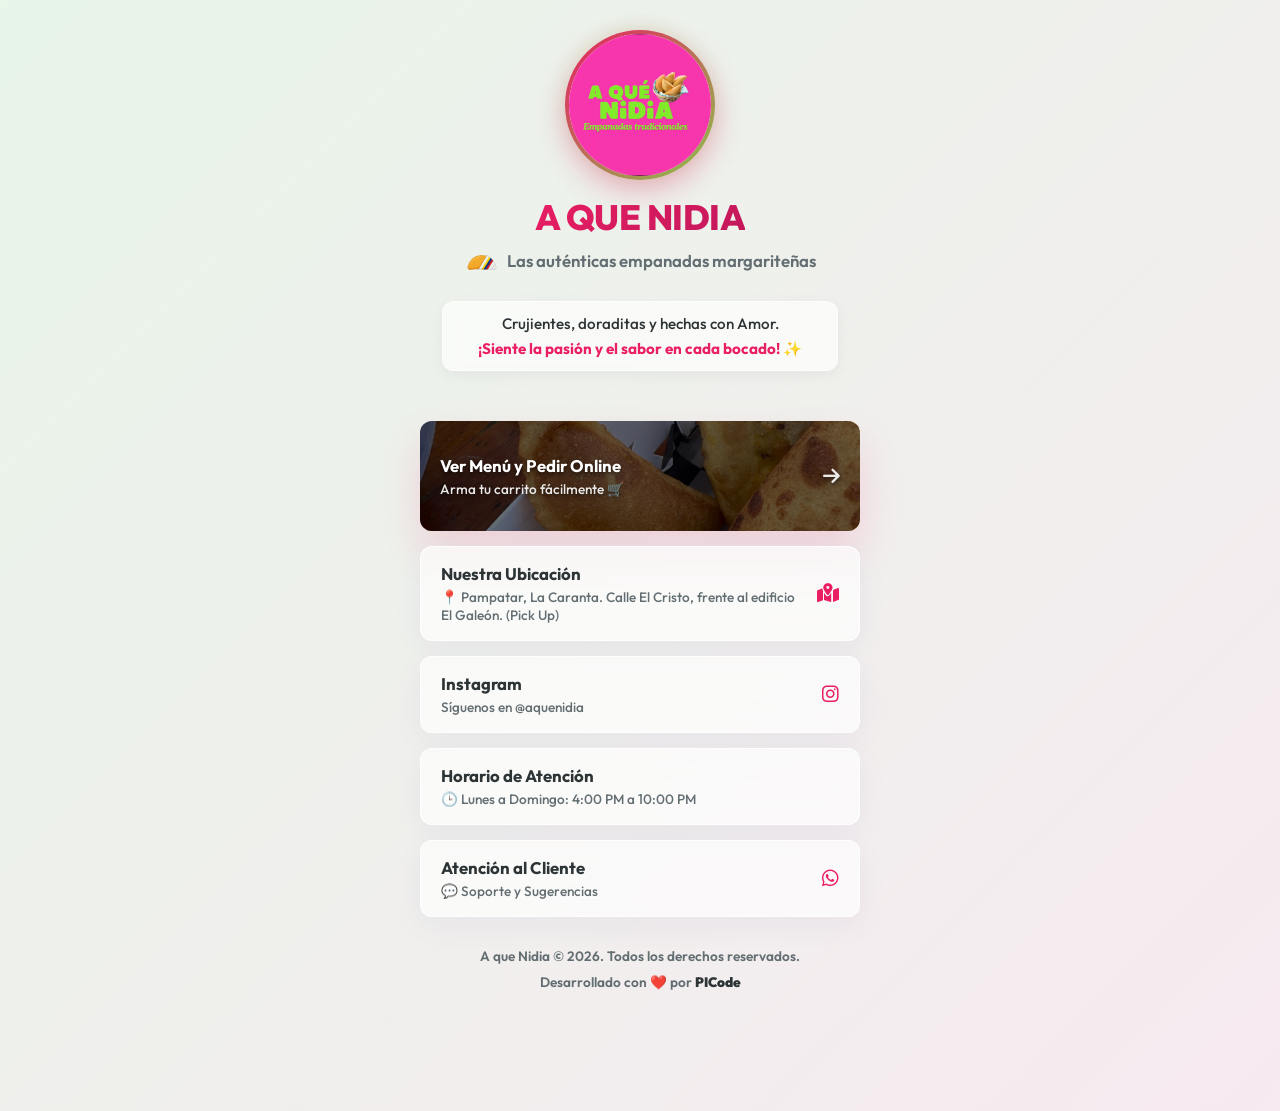
<file: index.html>
<!DOCTYPE html>
<html lang="es">

<head>
    <meta charset="UTF-8">
    <meta name="viewport" content="width=device-width, initial-scale=1.0, maximum-scale=1.0, user-scalable=no">
    <link rel="icon" type="image/jpeg" href="Logo.jpg">
    <link rel="apple-touch-icon" href="Logo.jpg">
    <title>A que Nidia | Empanadas Tradicionales</title>

    <!-- SEO & Open Graph -->
    <meta name="description"
        content="A que Nidia 🥟 Empanadas tradicionales. Arma tus combos y haz tus pedidos por WhatsApp.">
    <meta property="og:type" content="website">
    <meta property="og:title" content="A que Nidia | Empanadas Tradicionales 🥟">
    <meta property="og:description" content="Empanadas tradicionales. Arma tus combos y haz tus pedidos.">
    <meta property="og:image" content="https://a-que-nidia.vercel.app/img/og-preview.png">
    <meta name="twitter:card" content="summary_large_image">
    <meta name="twitter:image" content="https://a-que-nidia.vercel.app/img/og-preview.png">
    <!-- Fonts -->
    <link rel="preconnect" href="https://fonts.googleapis.com">
    <link rel="preconnect" href="https://fonts.gstatic.com" crossorigin>
    <link
        href="https://fonts.googleapis.com/css2?family=Outfit:wght@400;500;600;700;800;900&family=Inter:wght@400;500;600&display=swap"
        rel="stylesheet">
    <!-- Icons -->
    <link rel="stylesheet" href="https://cdnjs.cloudflare.com/ajax/libs/font-awesome/6.4.0/css/all.min.css">
    <!-- Styles -->
    <link rel="stylesheet" href="css/styles.css">
</head>

<body>
    <!-- Animated Particles -->
    <div class="particles">
        <div class="particle"></div>
        <div class="particle"></div>
        <div class="particle"></div>
        <div class="particle"></div>
        <div class="particle"></div>
        <div class="particle"></div>
    </div>
    
    <!-- Main App Container -->
    <main class="app-container">
        <!-- Header -->
        <header class="header">
            <div class="logo-wrapper">
                <img src="Logo.jpg" alt="A que Nidia Logo" class="logo"
                    onerror="this.src='https://ui-avatars.com/api/?name=AQN&background=e81b6c&color=fff&size=150&rounded=true&font-size=0.4'">
            </div>
            <h1 class="brand-name fade-in" style="animation-delay: 0.2s;">A QUE NIDIA</h1>
            <p class="brand-slogan fade-in" style="animation-delay: 0.3s;"><img src="img/empanada-icon-transparent.png" class="empanada-icon" alt="empanada"> Las auténticas empanadas margariteñas</p>
            <div class="brand-desc-container fade-in" style="animation-delay: 0.4s;">
                <p class="brand-desc">Crujientes, doraditas y hechas con Amor.</p>
                <p class="brand-desc highlight-desc">¡Siente la pasión y el sabor en cada bocado! ✨</p>
            </div>
        </header>

        <!-- Quick Links -->
        <section class="quick-links">
            <!-- Menú y Pedido -->
            <a href="menu.html" class="link-card highlight bg-image-link fade-in" style="animation-delay: 0.5s;">
                <div class="link-overlay"></div>
                <div class="link-content">
                    <span class="link-title text-shadow">Ver Menú y Pedir Online</span>
                    <span class="link-sub text-shadow">Arma tu carrito fácilmente 🛒</span>
                </div>
                <i class="fa-solid fa-arrow-right link-icon text-shadow pulse-btn" style="border-radius: 50%;"></i>
            </a>

            <!-- Ubicación -->
            <a href="https://maps.app.goo.gl/672f6AguDdWn4FRM7" target="_blank" class="link-card fade-in"
                style="animation-delay: 0.6s;">
                <div class="link-content">
                    <span class="link-title">Nuestra Ubicación</span>
                    <span class="link-sub">📍 Pampatar, La Caranta. Calle El Cristo, frente al edificio El Galeón. (Pick
                        Up)</span>
                </div>
                <i class="fa-solid fa-map-location-dot link-icon"></i>
            </a>

            <!-- Instagram -->
            <a href="#" onclick="alert('📸 ¡Próximamente estaremos en Instagram!')" class="link-card fade-in"
                style="animation-delay: 0.7s;">
                <div class="link-content">
                    <span class="link-title">Instagram</span>
                    <span class="link-sub">Síguenos en @aquenidia</span>
                </div>
                <i class="fa-brands fa-instagram link-icon"></i>
            </a>

            <!-- Horario -->
            <div class="link-card fade-in" style="animation-delay: 0.8s; cursor: default;">
                <div class="link-content">
                    <span class="link-title">Horario de Atención</span>
                    <span class="link-sub">🕒 Lunes a Domingo: 4:00 PM a 10:00 PM</span>
                </div>
            </div>

            <!-- Soporte WhatsApp -->
            <a href="https://wa.me/584148342756?text=Hola,%20tengo%20una%20sugerencia/duda" target="_blank"
                class="link-card fade-in" style="animation-delay: 0.9s;">
                <div class="link-content">
                    <span class="link-title">Atención al Cliente</span>
                    <span class="link-sub">💬 Soporte y Sugerencias</span>
                </div>
                <i class="fa-brands fa-whatsapp link-icon"></i>
            </a>
        </section>

        </section>

        <footer
            style="margin-top: auto; text-align: center; font-size: 0.85rem; font-weight: 600; color: var(--text-muted); padding-bottom: 20px;">
            <p>A que Nidia &copy; 2026. Todos los derechos reservados.</p>
            <p style="margin-top: 8px;">Desarrollado con ❤️ por <a href="https://picodeweb.vercel.app/" target="_blank"
                    style="color: var(--text-main); font-weight: 900; text-decoration: none;">PICode</a></p>
        </footer>
    </main>
</body>

</html>
</file>
<file: css/styles.css>
@import url('https://fonts.googleapis.com/css2?family=Outfit:wght@400;500;600;700;800;900&family=Inter:wght@400;500;600&display=swap');

:root {
    /* Brand Colors - Premium A que Nidia */
    --primary: #E91E63; /* Elegant Fuchsia */
    --primary-light: #FCE4EC;
    --primary-gradient: linear-gradient(135deg, #E91E63 0%, #C2185B 100%);
    --secondary: #8BC34A; /* Fresh Green */
    --secondary-light: #F1F8E9;
    --secondary-gradient: linear-gradient(135deg, #8BC34A 0%, #689F38 100%);
    
    /* Layout Colors */
    --bg-color: #F8F9FA; /* Off-white / light gray */
    --card-bg: #FFFFFF;
    
    /* Text Colors */
    --text-main: #2d3436;
    --text-muted: #636e72;
    --border-color: rgba(0, 0, 0, 0.06); 
    
    /* Shadows */
    --shadow-sm: 0 4px 15px rgba(0, 0, 0, 0.05);
    --shadow-md: 0 10px 30px rgba(0, 0, 0, 0.08);
    --shadow-lg: 0 20px 40px rgba(233, 30, 99, 0.15);
    
    /* Radius */
    --radius-pill: 50px;
    --radius-card: 20px;
    --radius-sm: 12px;
}

* {
    margin: 0;
    padding: 0;
    box-sizing: border-box;
}

body {
    font-family: 'Outfit', sans-serif;
    color: var(--text-main);
    background: linear-gradient(-45deg, #fdf2f8, #f0fdf4, #fce7f3, #e8f5e9);
    background-size: 400% 400%;
    animation: gradientBG 15s ease infinite;
    -webkit-font-smoothing: antialiased;
    min-height: 100vh;
}

@keyframes gradientBG {
    0% { background-position: 0% 50%; }
    50% { background-position: 100% 50%; }
    100% { background-position: 0% 50%; }
}

/* Floating Particles Background */
.particles {
    position: fixed;
    top: 0; left: 0; width: 100%; height: 100%;
    pointer-events: none;
    z-index: 0;
    overflow: hidden;
}

.particle {
    position: absolute;
    width: 20px; height: 20px;
    background: rgba(233, 30, 99, 0.15); /* Soft fuchsia */
    border-radius: 50%;
    animation: floatParticle 10s infinite linear;
    bottom: -50px;
}
.particle:nth-child(even) { background: rgba(139, 195, 74, 0.15); /* Soft green */ }
.particle:nth-child(1) { left: 10%; animation-duration: 12s; width: 30px; height: 30px; }
.particle:nth-child(2) { left: 25%; animation-duration: 15s; width: 15px; height: 15px; animation-delay: 2s; }
.particle:nth-child(3) { left: 50%; animation-duration: 11s; width: 25px; height: 25px; animation-delay: 4s; }
.particle:nth-child(4) { left: 75%; animation-duration: 14s; width: 18px; height: 18px; animation-delay: 1s; }
.particle:nth-child(5) { left: 90%; animation-duration: 10s; width: 22px; height: 22px; animation-delay: 3s; }
.particle:nth-child(6) { left: 40%; animation-duration: 13s; width: 28px; height: 28px; animation-delay: 5s; }

@keyframes floatParticle {
    0% { transform: translateY(0) rotate(0deg) scale(1); opacity: 0; }
    20% { opacity: 1; }
    80% { opacity: 1; }
    100% { transform: translateY(-100vh) rotate(360deg) scale(1.5); opacity: 0; }
}

/* Base Container */
.app-container {
    max-width: 480px;
    margin: 0 auto;
    padding: 0 20px 100px;
    position: relative;
    z-index: 1;
    display: flex;
    flex-direction: column;
}

/* ================= HEADER ================= */
.header {
    text-align: center;
    padding: 30px 0 25px;
    display: flex;
    flex-direction: column;
    align-items: center;
}

.header.mini-header {
    padding: 20px 0;
    position: relative;
    margin-bottom: 10px;
}

.back-link {
    position: absolute;
    left: 0;
    top: 25px;
    background: var(--card-bg);
    padding: 10px 18px;
    border-radius: var(--radius-pill);
    border: 1px solid var(--border-color);
    text-decoration: none;
    color: var(--text-main);
    font-weight: 600;
    font-size: 0.9rem;
    box-shadow: var(--shadow-sm);
    display: flex;
    align-items: center;
    gap: 8px;
    transition: all 0.3s ease;
}

.back-link:active {
    transform: scale(0.96);
}

.logo-wrapper {
    position: relative;
    width: 150px;
    height: 150px;
    margin-bottom: 15px;
    display: flex;
    justify-content: center;
    align-items: center;
}

.logo-wrapper.mini-logo {
    width: 80px;
    height: 80px;
    margin-bottom: 10px;
}

.logo {
    width: 100%;
    height: 100%;
    object-fit: cover;
    border-radius: 50%;
    border: 4px solid transparent; /* Replaced by background-image */
    background: linear-gradient(white, white) padding-box,
                linear-gradient(135deg, var(--primary), var(--secondary)) border-box; /* Colorful ring */
    box-shadow: 0 10px 30px rgba(233, 30, 99, 0.3), 0 0 20px rgba(139, 195, 74, 0.2);
    position: relative;
    z-index: 2;
    animation: floatLogo 4s ease-in-out infinite;
}

@keyframes floatLogo {
    0% { transform: translateY(0px) rotate(0deg); box-shadow: 0 10px 30px rgba(233, 30, 99, 0.3), 0 0 20px rgba(139, 195, 74, 0.2); }
    50% { transform: translateY(-8px) rotate(2deg); box-shadow: 0 15px 35px rgba(233, 30, 99, 0.5), 0 0 30px rgba(139, 195, 74, 0.5); }
    100% { transform: translateY(0px) rotate(0deg); box-shadow: 0 10px 30px rgba(233, 30, 99, 0.3), 0 0 20px rgba(139, 195, 74, 0.2); }
}

.brand-name {
    font-size: 2.2rem;
    font-weight: 800;
    letter-spacing: -0.5px;
    color: var(--text-main);
    margin-bottom: 5px;
    text-transform: uppercase;
    background: var(--primary-gradient);
    -webkit-background-clip: text;
    -webkit-text-fill-color: transparent;
}

/* ================= INDEX SECTION ================= */
.brand-slogan {
    font-size: 1.05rem;
    font-weight: 600;
    color: var(--text-muted);
    margin-bottom: 10px;
}

.brand-desc-container {
    background: rgba(255, 255, 255, 0.65);
    backdrop-filter: blur(8px);
    -webkit-backdrop-filter: blur(8px);
    border: 1px solid rgba(255, 255, 255, 0.6);
    border-radius: var(--radius-sm);
    padding: 12px 15px;
    margin: 10px auto 25px auto;
    width: 90%;
    box-shadow: var(--shadow-sm);
}

.brand-desc {
    font-size: 0.95rem;
    font-weight: 500;
    color: var(--text-main);
    line-height: 1.3;
}

.highlight-desc {
    color: var(--primary);
    font-weight: 700;
    margin-top: 5px;
}

.quick-links {
    display: flex;
    flex-direction: column;
    gap: 15px;
    margin-bottom: 30px;
}

.link-card {
    display: flex;
    align-items: center;
    background: rgba(255, 255, 255, 0.65);
    backdrop-filter: blur(12px);
    -webkit-backdrop-filter: blur(12px);
    padding: 16px 20px;
    border-radius: var(--radius-sm);
    text-decoration: none;
    color: var(--text-main);
    border: 1px solid rgba(255, 255, 255, 0.8);
    box-shadow: 0 8px 32px 0 rgba(31, 38, 135, 0.05);
    transition: all 0.3s cubic-bezier(0.25, 0.8, 0.25, 1);
    position: relative;
    overflow: hidden;
}

.link-card::before {
    content: '';
    position: absolute;
    top: 0; left: -100%;
    width: 100%; height: 100%;
    background: linear-gradient(90deg, transparent, rgba(255,255,255,0.4), transparent);
    transition: left 0.5s ease;
    z-index: 0;
}

.link-card:hover {
    transform: translateY(-5px) scale(1.02);
    box-shadow: 0 12px 40px rgba(233, 30, 99, 0.15), 0 0 15px rgba(139, 195, 74, 0.1);
    border-color: var(--primary-light);
    background: rgba(255, 255, 255, 0.8);
}

.link-card:hover::before {
    left: 100%;
}

.link-card:active {
    transform: scale(0.98);
}

.link-card.highlight {
    background: var(--primary-gradient);
    color: white;
    border: none;
    box-shadow: var(--shadow-lg);
}

.link-card.highlight .link-sub,
.link-card.highlight .link-icon {
    color: rgba(255, 255, 255, 0.9);
}

.bg-image-link {
    background-image: url('../img/empanadas_real1.jpg') !important;
    background-size: cover !important;
    background-position: center !important;
    position: relative;
    overflow: hidden;
    min-height: 110px;
    border: none;
}

.link-overlay {
    position: absolute;
    inset: 0;
    background: rgba(0, 0, 0, 0.55);
    z-index: 1;
}

.bg-image-link .link-content,
.bg-image-link .link-icon {
    position: relative;
    z-index: 2;
}

.text-shadow {
    text-shadow: 0 2px 4px rgba(0, 0, 0, 0.6);
}

.link-content {
    display: flex;
    flex-direction: column;
    flex-grow: 1;
}

.link-title {
    font-weight: 700;
    font-size: 1.05rem;
    margin-bottom: 4px;
}

.link-sub {
    font-size: 0.85rem;
    font-weight: 500;
    color: var(--text-muted);
}

.link-icon {
    font-size: 1.2rem;
    color: var(--primary);
    margin-left: 15px;
}

/* ================= MENU SECTION ================= */
.section-title {
    font-size: 1.6rem;
    font-weight: 800;
    margin-bottom: 20px;
    text-align: center;
    color: var(--text-main);
}

.category-header {
    font-size: 1.35rem;
    font-weight: 800;
    color: var(--primary);
    margin: 30px 0 15px;
    padding-bottom: 8px;
    border-bottom: 2px solid var(--primary-light);
    width: 100%;
}

.category-note-inline {
    background: var(--primary-light);
    color: var(--primary);
    padding: 12px;
    border-radius: var(--radius-sm);
    font-size: 0.85rem;
    font-weight: 600;
    margin-bottom: 15px;
    text-align: center;
}

/* Animations */
@keyframes fadeIn {
    from { opacity: 0; transform: translateY(15px); }
    to { opacity: 1; transform: translateY(0); }
}

.fade-in {
    opacity: 0;
    animation: fadeIn 0.6s cubic-bezier(0.165, 0.84, 0.44, 1) forwards;
}

@keyframes pulse {
    0% { box-shadow: 0 0 0 0 rgba(139, 195, 74, 0.4); }
    70% { box-shadow: 0 0 0 10px rgba(139, 195, 74, 0); }
    100% { box-shadow: 0 0 0 0 rgba(139, 195, 74, 0); }
}

.pulse-btn {
    animation: pulse 2s infinite;
}

/* Products Grid */
.products-grid {
    display: flex;
    flex-direction: column;
    gap: 20px;
}

.product-card {
    background: var(--card-bg);
    border-radius: var(--radius-card);
    border: 1px solid var(--border-color);
    overflow: hidden;
    display: flex;
    flex-direction: row;
    box-shadow: var(--shadow-sm);
    transition: all 0.3s ease;
    width: 100%;
}

.product-card:active {
    transform: scale(0.98);
}

.product-image-container {
    width: 120px;
    min-height: 100%;
    flex-shrink: 0;
    position: relative;
    overflow: hidden;
}

.product-image {
    width: 100%;
    height: 100%;
    object-fit: cover;
    position: absolute;
    top: 0;
    left: 0;
}

.product-info {
    padding: 18px;
    display: flex;
    flex-direction: column;
    flex-grow: 1;
}

.product-title {
    font-weight: 800;
    font-size: 1.15rem;
    margin-bottom: 6px;
    line-height: 1.2;
    color: var(--text-main);
}

.product-desc {
    font-size: 0.85rem;
    font-weight: 500;
    color: var(--text-muted);
    margin-bottom: 15px;
    line-height: 1.4;
}

.product-bottom {
    display: flex;
    justify-content: space-between;
    align-items: center;
    margin-top: auto;
}

.product-price {
    font-weight: 800;
    color: var(--primary);
    font-size: 1.2rem;
}

.add-btn {
    width: 38px;
    height: 38px;
    border-radius: 50%;
    border: none;
    background: var(--secondary-gradient);
    color: white;
    font-size: 1.1rem;
    font-weight: 900;
    cursor: pointer;
    box-shadow: 0 4px 12px rgba(139, 195, 74, 0.4);
    transition: all 0.2s ease;
    display: flex;
    align-items: center;
    justify-content: center;
}

.add-btn:active {
    transform: scale(0.9);
}

.category-note {
    text-align: center;
    margin-top: 15px;
    padding: 12px;
    background: var(--primary-light);
    border-radius: var(--radius-sm);
    color: var(--primary);
    font-weight: 600;
    font-size: 0.85rem;
}

/* ================= MODALS & CART ================= */
.customizer-overlay, .cart-overlay {
    position: fixed;
    inset: 0;
    background: rgba(0, 0, 0, 0.4);
    backdrop-filter: blur(8px);
    z-index: 300;
    display: flex;
    justify-content: center;
    align-items: flex-end; 
    opacity: 0;
    pointer-events: none;
    transition: opacity 0.3s ease;
}

.customizer-overlay.active, .cart-overlay.active {
    opacity: 1;
    pointer-events: all;
}

.customizer-modal, .cart-modal {
    background: var(--bg-color);
    width: 100%;
    max-width: 500px;
    border-radius: 24px 24px 0 0;
    padding: 0; /* Removing padding from modal wrapper to use header/body/footer padding */
    transform: translateY(100%);
    transition: transform 0.4s cubic-bezier(0.165, 0.84, 0.44, 1);
    box-shadow: 0 -10px 40px rgba(0,0,0,0.1);
    display: flex;
    flex-direction: column;
    max-height: 85vh; /* Fixed height max */
}

.customizer-overlay.active .customizer-modal, 
.cart-overlay.active .cart-modal {
    transform: translateY(0);
}

.customizer-header, .cart-header {
    display: flex;
    justify-content: space-between;
    align-items: center;
    padding: 20px 25px;
    border-bottom: 1px solid var(--border-color);
    background: var(--card-bg);
    border-radius: 24px 24px 0 0;
    flex-shrink: 0;
}

.customizer-header h3, .cart-header h2 {
    color: var(--text-main);
    font-weight: 800;
    font-size: 1.3rem;
    margin: 0;
}

.close-cart, .close-customizer {
    background: var(--bg-color);
    border: none;
    width: 36px;
    height: 36px;
    border-radius: 50%;
    font-size: 1.1rem;
    color: var(--text-muted);
    cursor: pointer;
    transition: all 0.2s ease;
    display: flex;
    justify-content: center;
    align-items: center;
}

.close-cart:active, .close-customizer:active {
    background: #e2e8f0;
}

/* Modal Body */
.customizer-body, .cart-body {
    padding: 20px 25px;
    overflow-y: auto;
    flex-grow: 1;
    background: var(--bg-color);
}

/* Sabores List */
.flavors-list {
    display: flex;
    flex-direction: column;
    gap: 10px;
    padding-bottom: 20px;
}

.flavor-option {
    display: flex;
    align-items: center;
    padding: 16px;
    background: var(--card-bg);
    border: 1px solid var(--border-color);
    border-radius: var(--radius-sm);
    cursor: pointer;
    font-weight: 600;
    font-size: 0.95rem;
    transition: all 0.2s ease;
    box-shadow: var(--shadow-sm);
}

.flavor-option:active {
    transform: scale(0.98);
}

.flavor-option input {
    margin-right: 15px;
    width: 20px;
    height: 20px;
    accent-color: var(--primary);
}

/* Modal Footers */
.customizer-footer, .cart-footer {
    padding: 20px 25px;
    background: var(--card-bg);
    border-top: 1px solid var(--border-color);
    flex-shrink: 0;
    padding-bottom: max(20px, env(safe-area-inset-bottom));
}

.btn-confirm, .btn-primary {
    background: var(--primary-gradient);
    color: white;
    border: none;
    padding: 16px;
    border-radius: var(--radius-pill);
    font-weight: 700;
    font-size: 1.1rem;
    cursor: pointer;
    box-shadow: var(--shadow-lg);
    transition: all 0.3s ease;
    display: flex;
    justify-content: center;
    align-items: center;
    gap: 10px;
    width: 100%;
}

.btn-confirm:disabled {
    background: #cbd5e1;
    box-shadow: none;
    cursor: not-allowed;
}

.btn-confirm:not(:disabled):active, .btn-primary:active {
    transform: scale(0.96);
}

/* Cart Items */
.cart-items {
    display: flex;
    flex-direction: column;
    gap: 15px;
}

.cart-item {
    background: var(--card-bg);
    border-radius: var(--radius-sm);
    border: 1px solid var(--border-color);
    padding: 12px;
    display: flex;
    align-items: center;
    box-shadow: var(--shadow-sm);
}

.cart-item-image-wrap {
    display: flex;
    align-items: center;
    justify-content: center;
    width: 60px;
    height: 60px;
    border-radius: 8px;
    margin-right: 15px;
    overflow: hidden;
    flex-shrink: 0;
}

.cart-item-image {
    width: 100%;
    height: 100%;
    object-fit: cover;
}

.cart-item-info {
    flex-grow: 1;
}

.cart-item-title {
    font-weight: 700;
    font-size: 1rem;
    margin-bottom: 4px;
    color: var(--text-main);
}

.cart-item-notes {
    font-size: 0.8rem;
    font-weight: 500;
    color: var(--primary);
    margin-bottom: 6px;
    line-height: 1.2;
}

.cart-item-price {
    font-weight: 800;
    color: var(--text-main);
    font-size: 1.05rem;
}

.cart-item-actions {
    display: flex;
    align-items: center;
    background: var(--bg-color);
    border: 1px solid var(--border-color);
    border-radius: var(--radius-pill);
    overflow: hidden;
}

.qty-btn {
    border: none;
    background: transparent;
    padding: 8px 12px;
    cursor: pointer;
    font-size: 1rem;
    color: var(--text-main);
}

.qty-btn.trash {
    color: #e74c3c;
}

.qty-btn:active {
    background: rgba(0,0,0,0.05);
}

.qty-val {
    font-weight: 700;
    font-size: 0.9rem;
    min-width: 20px;
    text-align: center;
}

.cart-empty-msg {
    text-align: center;
    padding: 40px 20px;
    font-weight: 600;
    color: var(--text-muted);
}

.empty-icon {
    font-size: 3.5rem;
    margin-bottom: 15px;
    opacity: 0.5;
}

/* Cart Footer Details */
.total-row {
    display: flex;
    justify-content: space-between;
    align-items: center;
    font-size: 1.1rem;
    font-weight: 700;
    margin-bottom: 15px;
    color: var(--text-main);
}

.total-amount {
    font-size: 1.4rem;
    color: var(--primary);
    font-weight: 900;
}

.checkout-section {
    margin-top: 25px;
    padding-top: 5px;
}

.checkout-divider {
    display: flex;
    align-items: center;
    text-align: center;
    margin-bottom: 20px;
}

.checkout-divider::before,
.checkout-divider::after {
    content: '';
    flex: 1;
    border-bottom: 1px dashed var(--border-color);
}

.checkout-divider span {
    padding: 0 15px;
    font-weight: 800;
    color: var(--text-main);
    font-size: 1.1rem;
    text-transform: uppercase;
}

.checkout-form {
    display: flex;
    flex-direction: column;
    gap: 12px;
}

.delivery-toggle {
    display: flex;
    background: var(--bg-color);
    border-radius: var(--radius-pill);
    padding: 4px;
    margin-bottom: 5px;
}

.delivery-toggle input[type="radio"] { display: none; }

.toggle-btn {
    flex: 1;
    text-align: center;
    padding: 10px;
    border-radius: var(--radius-pill);
    cursor: pointer;
    font-weight: 600;
    font-size: 0.9rem;
    color: var(--text-muted);
    transition: all 0.3s ease;
}

.delivery-toggle input[type="radio"]:checked + .toggle-btn {
    background: var(--card-bg);
    color: var(--primary);
    box-shadow: var(--shadow-sm);
}

.input-group {
    display: flex;
    align-items: center;
    background: var(--card-bg);
    border: 1px solid var(--border-color);
    border-radius: var(--radius-sm);
    padding: 12px 16px;
    transition: all 0.3s ease;
}

.input-group:focus-within {
    border-color: var(--primary);
    box-shadow: 0 0 0 3px var(--primary-light);
}

.input-icon {
    color: var(--text-muted);
    margin-right: 12px;
    font-size: 1rem;
}

.input-group input, .input-group textarea, .input-group select {
    border: none;
    background: transparent;
    outline: none;
    width: 100%;
    font-family: 'Outfit', sans-serif;
    font-weight: 500;
    font-size: 0.95rem;
    color: var(--text-main);
}

.btn-primary {
    background: linear-gradient(135deg, #25D366 0%, #128C7E 100%);
    box-shadow: 0 10px 20px rgba(37, 211, 102, 0.3);
    margin-top: 5px;
}

/* Floating Cart */
.floating-cart {
    position: fixed;
    bottom: 30px;
    right: 20px;
    background: var(--primary-gradient);
    color: white;
    border: none;
    border-radius: var(--radius-pill);
    padding: 14px 24px;
    display: flex;
    align-items: center;
    gap: 15px;
    box-shadow: var(--shadow-lg);
    cursor: pointer;
    z-index: 100;
    font-weight: 700;
    font-size: 1.1rem;
    transition: transform 0.4s cubic-bezier(0.175, 0.885, 0.32, 1.275);
    transform: translateY(120px);
    opacity: 0;
}

.floating-cart.visible {
    transform: translateY(0);
    opacity: 1;
}

.floating-cart:active {
    transform: scale(0.95);
}

.cart-icon-wrapper {
    position: relative;
}

.cart-badge {
    position: absolute;
    top: -8px;
    right: -10px;
    background: white;
    color: var(--primary);
    font-size: 0.75rem;
    width: 22px;
    height: 22px;
    display: flex;
    align-items: center;
    justify-content: center;
    border-radius: 50%;
    font-weight: 800;
    box-shadow: 0 2px 5px rgba(0,0,0,0.2);
}

/* Toast */
.toast {
    position: fixed;
    top: 20px;
    left: 50%;
    transform: translateX(-50%) translateY(-100px);
    background: var(--card-bg);
    color: var(--text-main);
    padding: 14px 28px;
    border-radius: var(--radius-pill);
    font-weight: 600;
    font-size: 0.95rem;
    z-index: 1000;
    opacity: 0;
    transition: all 0.4s cubic-bezier(0.175, 0.885, 0.32, 1.275);
    box-shadow: var(--shadow-lg);
    display: flex;
    align-items: center;
    gap: 10px;
}

.toast::before {
    content: '✅';
}

.toast.show {
    transform: translateX(-50%) translateY(0);
    opacity: 1;
}

.empanada-icon {
    width: 2.2em;
    height: 2.2em;
    vertical-align: middle;
    margin-right: 4px;
    object-fit: contain;
    display: inline-block;
}
</file>
